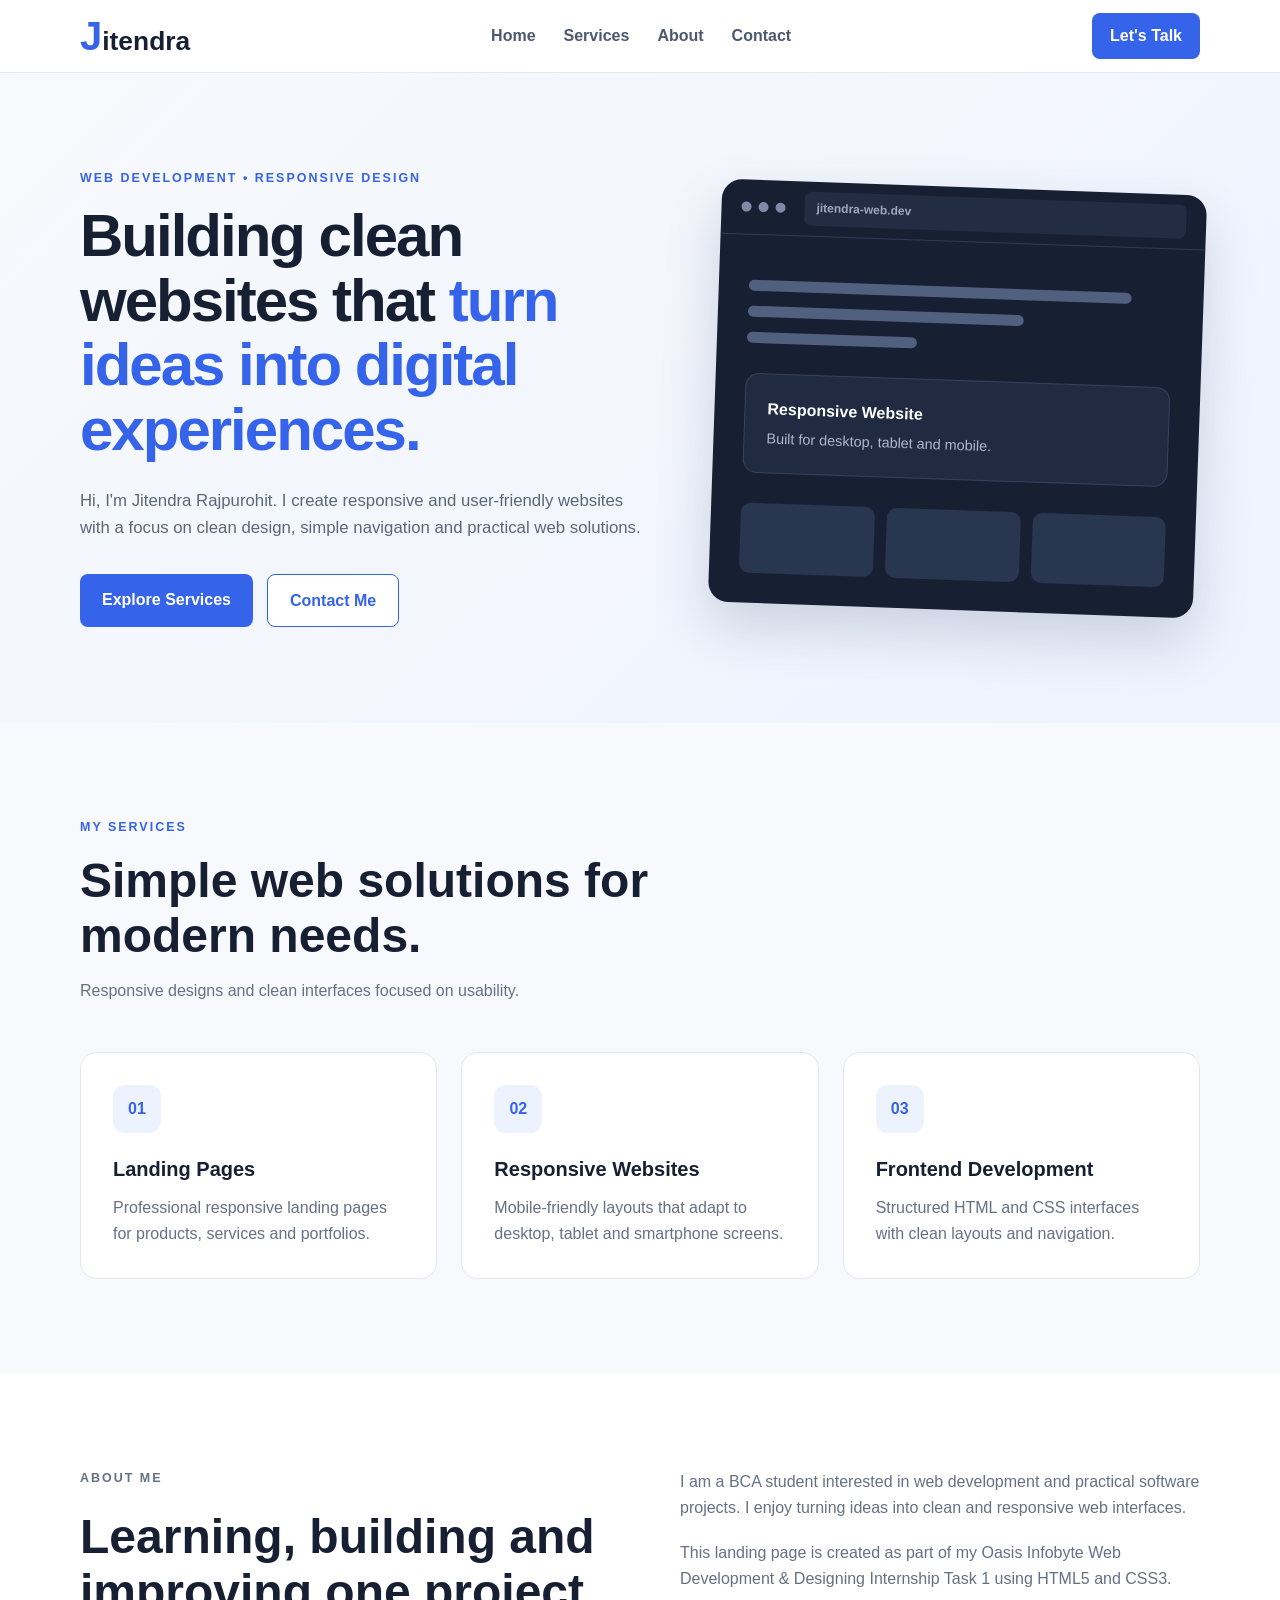
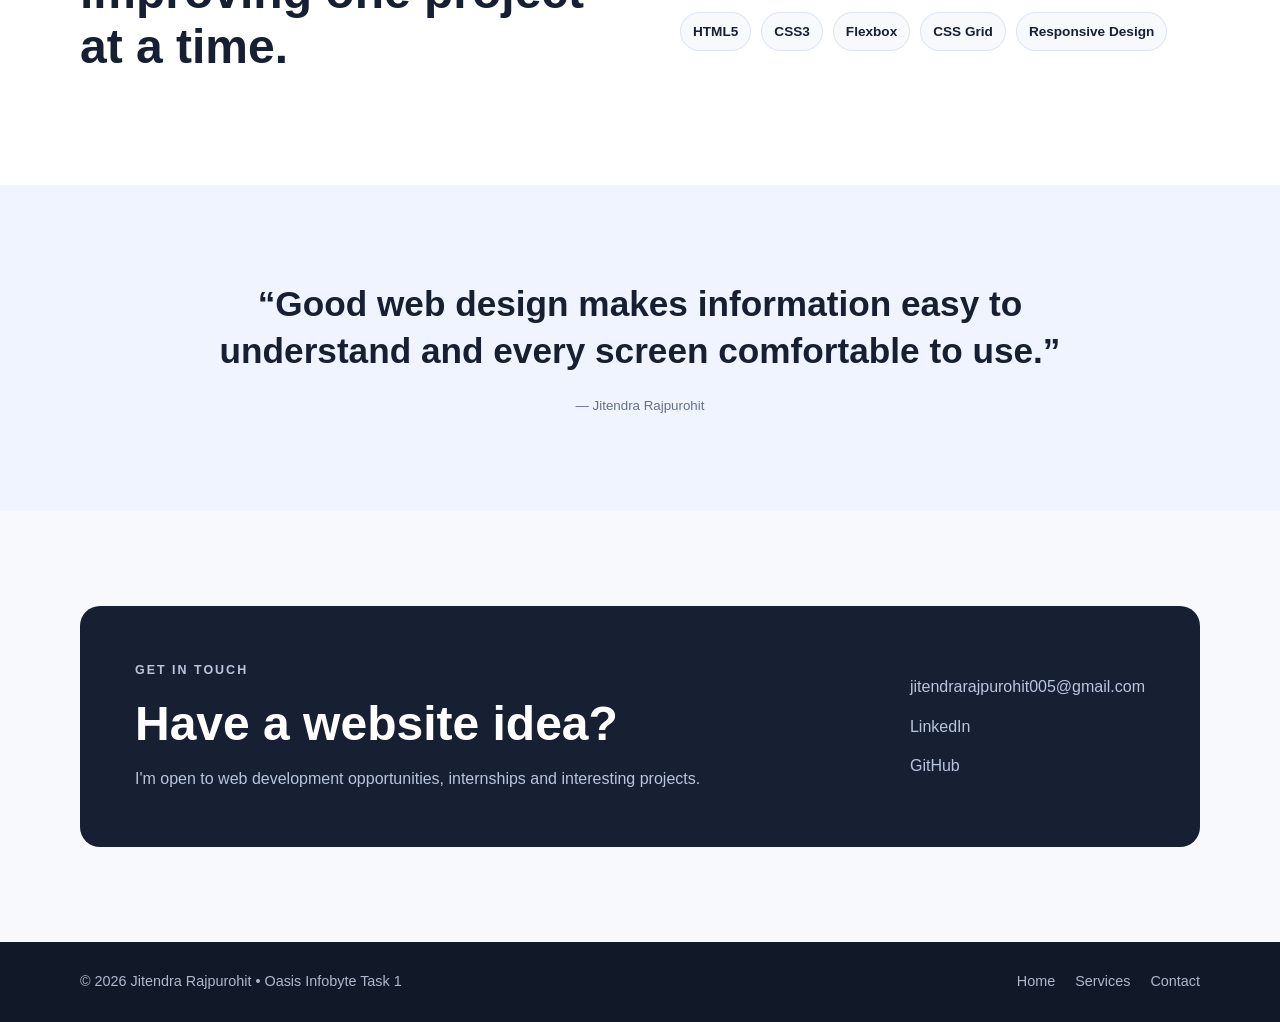
<file: OasisInfobyte-WebDev-L1-Task1-Landing-Page/index.html>
<!doctype html>
<html lang="en">
  <head>
    <meta charset="UTF-8" />
    <meta name="viewport" content="width=device-width, initial-scale=1.0" />
    <title>Jitendra Rajpurohit | Web Development</title>
    <link rel="stylesheet" href="style.css" />
  </head>
  <body>
    <header class="navbar">
      <div class="container nav">
        <a class="logo" href="#home"><span>J</span>itendra</a>
        <nav>
          <a href="#home">Home</a><a href="#services">Services</a>
          <a href="#about">About</a><a href="#contact">Contact</a>
        </nav>
        <a class="nav-btn" href="#contact">Let's Talk</a>
      </div>
    </header>

    <main>
      <section id="home" class="hero">
        <div class="container hero-grid">
          <div>
            <p class="eyebrow">WEB DEVELOPMENT • RESPONSIVE DESIGN</p>
            <h1>
              Building clean websites that
              <span>turn ideas into digital experiences.</span>
            </h1>
            <p class="lead">
              Hi, I'm Jitendra Rajpurohit. I create responsive and user-friendly
              websites with a focus on clean design, simple navigation and
              practical web solutions.
            </p>
            <div class="buttons">
              <a class="btn primary" href="#services">Explore Services</a>
              <a class="btn secondary" href="#contact">Contact Me</a>
            </div>
          </div>
          <div class="browser">
            <div class="browser-top">
              <i></i><i></i><i></i><b>jitendra-web.dev</b>
            </div>
            <div class="browser-body">
              <div class="line large"></div>
              <div class="line medium"></div>
              <div class="line small"></div>
              <div class="visual-card">
                <strong>Responsive Website</strong>
                <p>Built for desktop, tablet and mobile.</p>
              </div>
              <div class="boxes">
                <div></div>
                <div></div>
                <div></div>
              </div>
            </div>
          </div>
        </div>
      </section>

      <section id="services" class="section">
        <div class="container">
          <div class="heading">
            <p class="eyebrow">MY SERVICES</p>
            <h2>Simple web solutions for modern needs.</h2>
            <p>Responsive designs and clean interfaces focused on usability.</p>
          </div>
          <div class="cards">
            <article>
              <strong>01</strong>
              <h3>Landing Pages</h3>
              <p>
                Professional responsive landing pages for products, services and
                portfolios.
              </p>
            </article>
            <article>
              <strong>02</strong>
              <h3>Responsive Websites</h3>
              <p>
                Mobile-friendly layouts that adapt to desktop, tablet and
                smartphone screens.
              </p>
            </article>
            <article>
              <strong>03</strong>
              <h3>Frontend Development</h3>
              <p>
                Structured HTML and CSS interfaces with clean layouts and
                navigation.
              </p>
            </article>
          </div>
        </div>
      </section>

      <section id="about" class="section about">
        <div class="container two-col">
          <div>
            <p class="eyebrow">ABOUT ME</p>
            <h2>Learning, building and improving one project at a time.</h2>
          </div>
          <div>
            <p>
              I am a BCA student interested in web development and practical
              software projects. I enjoy turning ideas into clean and responsive
              web interfaces.
            </p>
            <p>
              This landing page is created as part of my Oasis Infobyte Web
              Development & Designing Internship Task 1 using HTML5 and CSS3.
            </p>
            <div class="skills">
              <span>HTML5</span><span>CSS3</span><span>Flexbox</span
              ><span>CSS Grid</span><span>Responsive Design</span>
            </div>
          </div>
        </div>
      </section>

      <section class="section quote-section">
        <div class="container quote">
          <p>
            “Good web design makes information easy to understand and every
            screen comfortable to use.”
          </p>
          <small>— Jitendra Rajpurohit</small>
        </div>
      </section>

      <section id="contact" class="section">
        <div class="container contact">
          <div>
            <p class="eyebrow">GET IN TOUCH</p>
            <h2>Have a website idea?</h2>
            <p>
              I'm open to web development opportunities, internships and
              interesting projects.
            </p>
          </div>
          <div class="contact-links">
            <a href="mailto:jitendrarajpurohit005@gmail.com"
              >jitendrarajpurohit005@gmail.com</a
            >
            <a
              href="https://www.linkedin.com/in/jitendra-rajpurohit05/"
              target="_blank"
              >LinkedIn</a
            >
            <a href="https://github.com/jitendra-razz05" target="_blank"
              >GitHub</a
            >
          </div>
        </div>
      </section>
    </main>

    <footer>
      <div class="container footer">
        <p>© 2026 Jitendra Rajpurohit • Oasis Infobyte Task 1</p>
        <div>
          <a href="#home">Home</a><a href="#services">Services</a
          ><a href="#contact">Contact</a>
        </div>
      </div>
    </footer>
  </body>
</html>
</file>
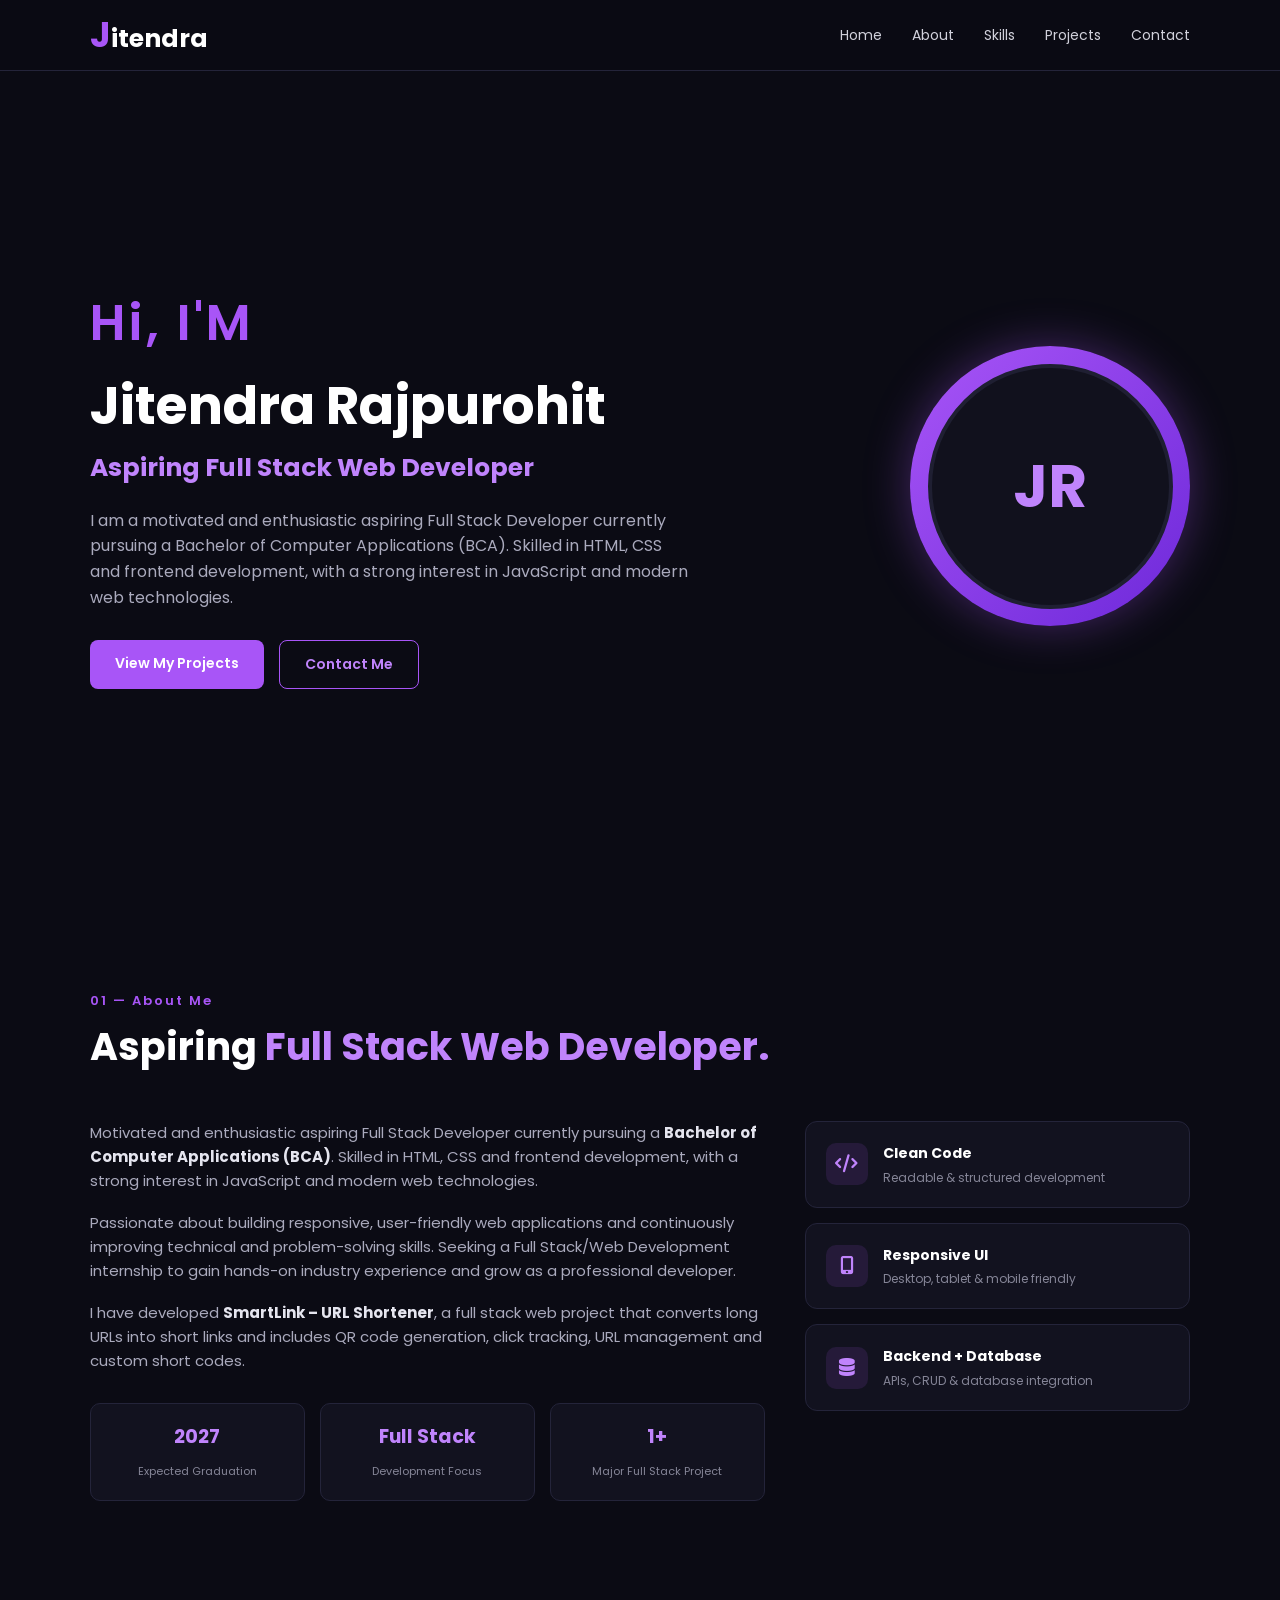
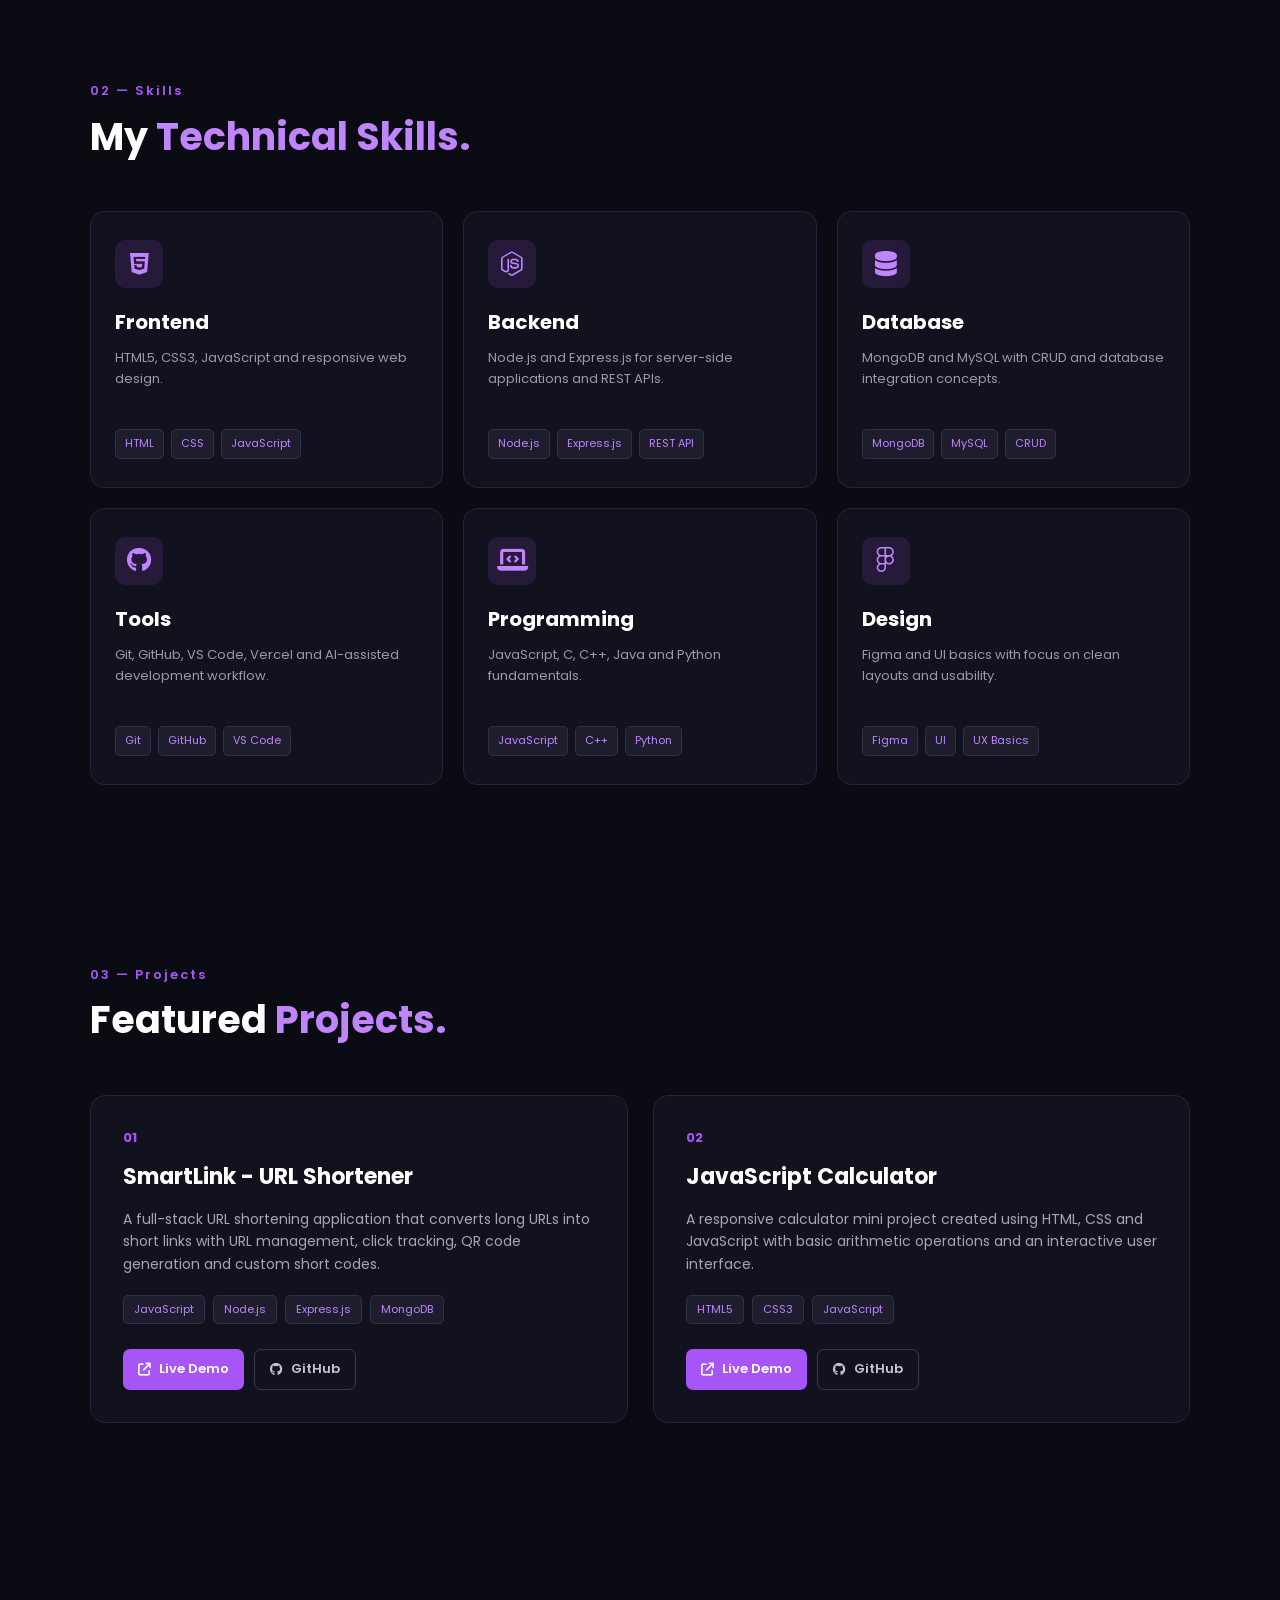
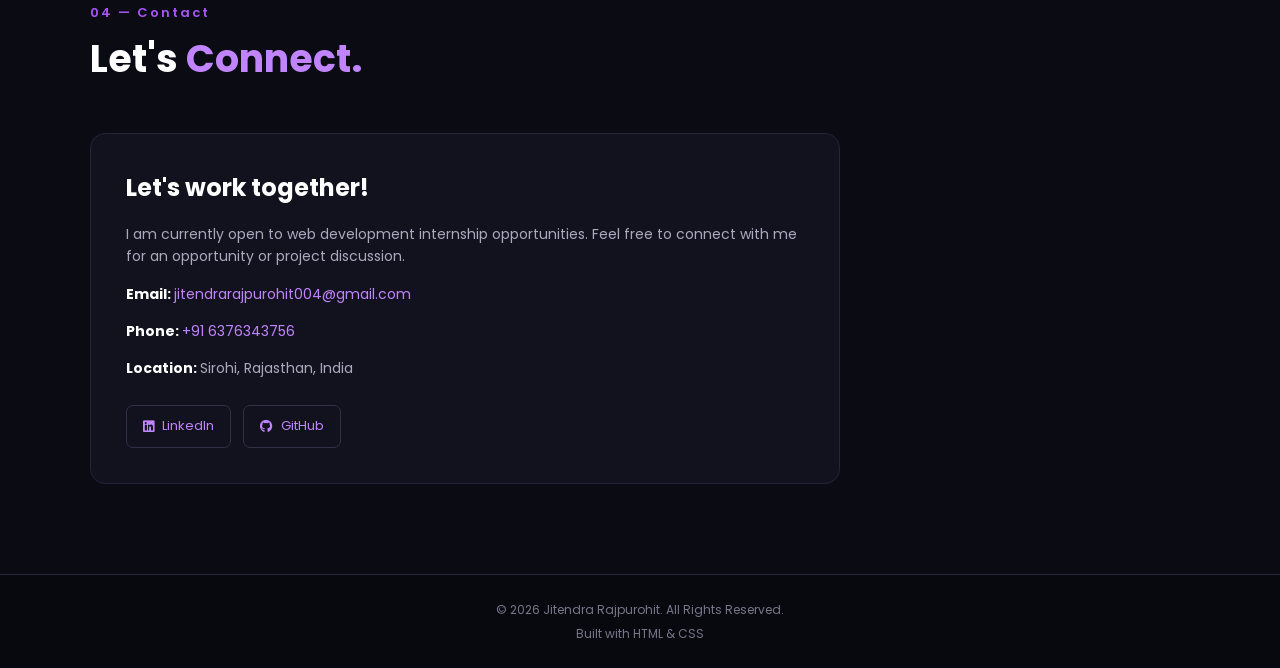
<file: OasisInfobyte-WebDev-L1-Task2-Personal-Portfolio/index.html>
<!doctype html>
<html lang="en">
  <head>
    <meta charset="UTF-8" />

    <meta name="viewport" content="width=device-width, initial-scale=1.0" />

    <meta
      name="description"
      content="Jitendra Rajpurohit - Personal Portfolio Website"
    />

    <title>Jitendra Rajpurohit | Full Stack Web Developer</title>

    <!-- Google Font -->
    <link rel="preconnect" href="https://fonts.googleapis.com" />

    <link rel="preconnect" href="https://fonts.gstatic.com" crossorigin />

    <link
      href="https://fonts.googleapis.com/css2?family=Poppins:wght@400;500;600;700&display=swap"
      rel="stylesheet"
    />

    <!-- Font Awesome -->
    <link
      rel="stylesheet"
      href="https://cdnjs.cloudflare.com/ajax/libs/font-awesome/6.7.2/css/all.min.css"
    />

    <!-- CSS -->
    <link rel="stylesheet" href="style.css" />
  </head>

  <body>
    <!-- ================= NAVBAR ================= -->

    <header class="header">
      <nav class="navbar">
        <a href="#home" class="logo"><span>J</span>itendra</a>

        <ul class="nav-links">
          <li>
            <a href="#home">Home</a>
          </li>

          <li>
            <a href="#about">About</a>
          </li>

          <li>
            <a href="#skills">Skills</a>
          </li>

          <li>
            <a href="#projects">Projects</a>
          </li>

          <li>
            <a href="#contact">Contact</a>
          </li>
        </ul>
      </nav>
    </header>

    <!-- ================= HERO ================= -->

    <section class="hero" id="home">
      <div class="hero-content">
        <p class="small-heading">Hi, I'M</p>

        <h1>Jitendra Rajpurohit</h1>

        <h2>Aspiring Full Stack Web Developer</h2>

        <p class="hero-text">
          I am a motivated and enthusiastic aspiring Full Stack Developer
          currently pursuing a Bachelor of Computer Applications (BCA). Skilled
          in HTML, CSS and frontend development, with a strong interest in
          JavaScript and modern web technologies.
        </p>

        <div class="hero-buttons">
          <a href="#projects" class="btn primary-btn"> View My Projects </a>

          <a href="#contact" class="btn secondary-btn"> Contact Me </a>
        </div>
      </div>

      <!-- Profile -->

      <div class="profile-container">
        <div class="profile-circle">
          <div class="avatar">JR</div>
        </div>
      </div>
    </section>

    <!-- ================= ABOUT ================= -->

    <section class="section" id="about">
      <div class="section-heading">
        <p class="eyebrow">01 — About Me</p>

        <h2>
          Aspiring
          <span class="gradient-text"> Full Stack Web Developer. </span>
        </h2>
      </div>

      <div class="about-grid">
        <div class="about-copy">
          <p>
            Motivated and enthusiastic aspiring Full Stack Developer currently
            pursuing a
            <strong>Bachelor of Computer Applications (BCA)</strong>. Skilled in
            HTML, CSS and frontend development, with a strong interest in
            JavaScript and modern web technologies.
          </p>

          <p>
            Passionate about building responsive, user-friendly web applications
            and continuously improving technical and problem-solving skills.
            Seeking a Full Stack/Web Development internship to gain hands-on
            industry experience and grow as a professional developer.
          </p>

          <p>
            I have developed
            <strong>SmartLink – URL Shortener</strong>, a full stack web project
            that converts long URLs into short links and includes QR code
            generation, click tracking, URL management and custom short codes.
          </p>

          <!-- STATS -->

          <div class="stats">
            <div class="stat-box">
              <strong> 2027 </strong>

              <span> Expected Graduation </span>
            </div>

            <div class="stat-box">
              <strong> Full Stack </strong>

              <span> Development Focus </span>
            </div>

            <div class="stat-box">
              <strong> 1+ </strong>

              <span> Major Full Stack Project </span>
            </div>
          </div>
        </div>

        <!-- ABOUT PANEL -->

        <div class="about-panel">
          <div class="mini-card">
            <div class="mini-icon">
              <i class="fa-solid fa-code"></i>
            </div>

            <div>
              <strong> Clean Code </strong>

              <span> Readable & structured development </span>
            </div>
          </div>

          <div class="mini-card">
            <div class="mini-icon">
              <i class="fa-solid fa-mobile-screen-button"></i>
            </div>

            <div>
              <strong> Responsive UI </strong>

              <span> Desktop, tablet & mobile friendly </span>
            </div>
          </div>

          <div class="mini-card">
            <div class="mini-icon">
              <i class="fa-solid fa-database"></i>
            </div>

            <div>
              <strong> Backend + Database </strong>

              <span> APIs, CRUD & database integration </span>
            </div>
          </div>
        </div>
      </div>
    </section>

    <!-- ================= SKILLS ================= -->

    <section class="section" id="skills">
      <div class="section-heading">
        <p class="eyebrow">02 — Skills</p>

        <h2>
          My
          <span class="gradient-text"> Technical Skills. </span>
        </h2>
      </div>

      <div class="skills-grid">
        <!-- FRONTEND -->

        <article class="skill-card">
          <div class="icon">
            <i class="fa-brands fa-html5"></i>
          </div>

          <h3>Frontend</h3>

          <p>HTML5, CSS3, JavaScript and responsive web design.</p>

          <div class="tags">
            <span>HTML</span>

            <span>CSS</span>

            <span>JavaScript</span>
          </div>
        </article>

        <!-- BACKEND -->

        <article class="skill-card">
          <div class="icon">
            <i class="fa-brands fa-node-js"></i>
          </div>

          <h3>Backend</h3>

          <p>
            Node.js and Express.js for server-side applications and REST APIs.
          </p>

          <div class="tags">
            <span>Node.js</span>

            <span>Express.js</span>

            <span>REST API</span>
          </div>
        </article>

        <!-- DATABASE -->

        <article class="skill-card">
          <div class="icon">
            <i class="fa-solid fa-database"></i>
          </div>

          <h3>Database</h3>

          <p>MongoDB and MySQL with CRUD and database integration concepts.</p>

          <div class="tags">
            <span>MongoDB</span>

            <span>MySQL</span>

            <span>CRUD</span>
          </div>
        </article>

        <!-- TOOLS -->

        <article class="skill-card">
          <div class="icon">
            <i class="fa-brands fa-github"></i>
          </div>

          <h3>Tools</h3>

          <p>
            Git, GitHub, VS Code, Vercel and AI-assisted development workflow.
          </p>

          <div class="tags">
            <span>Git</span>

            <span>GitHub</span>

            <span>VS Code</span>
          </div>
        </article>

        <!-- PROGRAMMING -->

        <article class="skill-card">
          <div class="icon">
            <i class="fa-solid fa-laptop-code"></i>
          </div>

          <h3>Programming</h3>

          <p>JavaScript, C, C++, Java and Python fundamentals.</p>

          <div class="tags">
            <span>JavaScript</span>

            <span>C++</span>

            <span>Python</span>
          </div>
        </article>

        <!-- DESIGN -->

        <article class="skill-card">
          <div class="icon">
            <i class="fa-brands fa-figma"></i>
          </div>

          <h3>Design</h3>

          <p>Figma and UI basics with focus on clean layouts and usability.</p>

          <div class="tags">
            <span>Figma</span>

            <span>UI</span>

            <span>UX Basics</span>
          </div>
        </article>
      </div>
    </section>

    <!-- ================= PROJECTS ================= -->

    <section class="section" id="projects">
      <div class="section-heading">
        <p class="eyebrow">03 — Projects</p>

        <h2>
          Featured
          <span class="gradient-text"> Projects. </span>
        </h2>
      </div>

      <div class="projects-grid">
        <!-- PROJECT 1 -->

        <article class="project-card">
          <div class="project-number">01</div>

          <h3>SmartLink - URL Shortener</h3>

          <p>
            A full-stack URL shortening application that converts long URLs into
            short links with URL management, click tracking, QR code generation
            and custom short codes.
          </p>

          <div class="project-tech">
            <span> JavaScript </span>

            <span> Node.js </span>

            <span> Express.js </span>

            <span> MongoDB </span>
          </div>

          <!-- PROJECT BUTTONS -->

          <div class="project-buttons">
            <a
              href="https://smart-link-url-shortener-omega.vercel.app"
              target="_blank"
              rel="noopener noreferrer"
              class="project-btn live-btn"
            >
              <i class="fa-solid fa-arrow-up-right-from-square"></i>

              Live Demo
            </a>

            <a
              href="https://github.com/Jitendra-razz05/SmartLink-URL-Shortener"
              target="_blank"
              rel="noopener noreferrer"
              class="project-btn github-btn"
            >
              <i class="fa-brands fa-github"></i>

              GitHub
            </a>
          </div>
        </article>

        <!-- PROJECT 2 -->

        <article class="project-card">
          <div class="project-number">02</div>

          <h3>JavaScript Calculator</h3>

          <p>
            A responsive calculator mini project created using HTML, CSS and
            JavaScript with basic arithmetic operations and an interactive user
            interface.
          </p>

          <div class="project-tech">
            <span> HTML5 </span>

            <span> CSS3 </span>

            <span> JavaScript </span>
          </div>

          <!-- PROJECT BUTTONS -->

          <div class="project-buttons">
            <!-- Apne Calculator ka Vercel/Netlify
                         Live URL yaha paste karna -->

            <a href="#" class="project-btn live-btn">
              <i class="fa-solid fa-arrow-up-right-from-square"></i>

              Live Demo
            </a>

            <a
              href="https://github.com/Jitendra-razz05/Calculator-miniproject"
              target="_blank"
              rel="noopener noreferrer"
              class="project-btn github-btn"
            >
              <i class="fa-brands fa-github"></i>

              GitHub
            </a>
          </div>
        </article>
      </div>
    </section>

    <!-- ================= CONTACT ================= -->

    <section class="section contact-section" id="contact">
      <div class="section-heading">
        <p class="eyebrow">04 — Contact</p>

        <h2>
          Let's
          <span class="gradient-text"> Connect. </span>
        </h2>
      </div>

      <div class="contact-content">
        <div class="contact-info">
          <h3>Let's work together!</h3>

          <p>
            I am currently open to web development internship opportunities.
            Feel free to connect with me for an opportunity or project
            discussion.
          </p>

          <p>
            <strong> Email: </strong>

            <a href="mailto:jitendrarajpurohit004@gmail.com">
              jitendrarajpurohit004@gmail.com
            </a>
          </p>
          <p>
            <strong> Phone: </strong>

            <a href="tel:+916376343756">+91 6376343756</a>
          </p>

          <p>
            <strong> Location: </strong>

            Sirohi, Rajasthan, India
          </p>

          <div class="social-links">
            <a
              href="https://www.linkedin.com/in/jitendra-rajpurohit05"
              target="_blank"
              rel="noopener noreferrer"
            >
              <i class="fa-brands fa-linkedin"></i>

              LinkedIn
            </a>

            <a
              href="https://github.com/Jitendra-razz05"
              target="_blank"
              rel="noopener noreferrer"
            >
              <i class="fa-brands fa-github"></i>

              GitHub
            </a>
          </div>
        </div>
      </div>
    </section>

    <!-- ================= FOOTER ================= -->

    <footer class="footer">
      <p>© 2026 Jitendra Rajpurohit. All Rights Reserved.</p>

      <p>Built with HTML & CSS</p>
    </footer>
  </body>
</html>
</file>
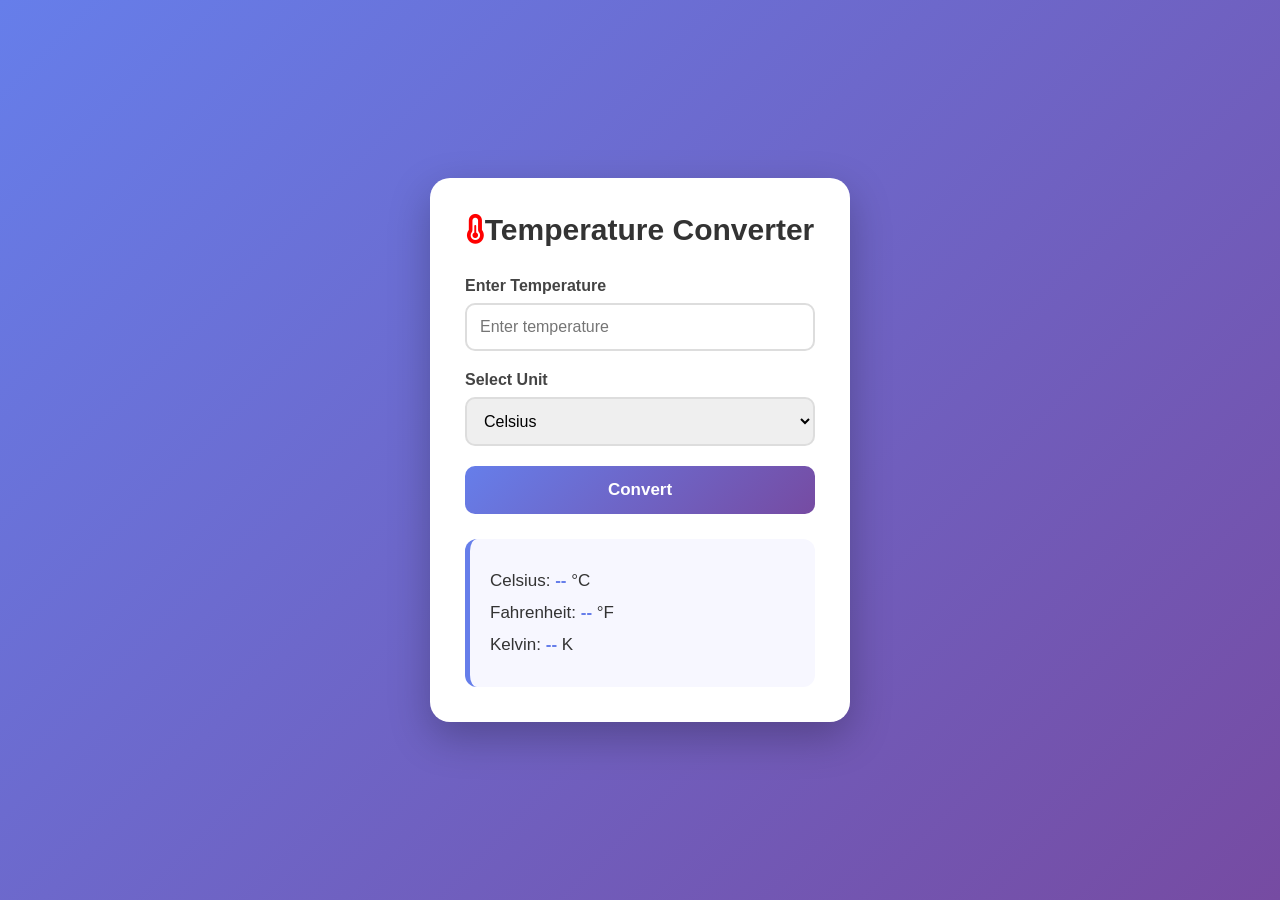
<file: OasisInfobyte-WebDev-L1-Task3-Temperature-Converte/index.html>
<!doctype html>
<html lang="en">
  <head>
    <meta charset="UTF-8" />
    <meta name="viewport" content="width=device-width, initial-scale=1.0" />
    <title>Temperature Converter</title>

    <link rel="stylesheet" href="style.css" />
    <link
      rel="stylesheet"
      href="https://cdnjs.cloudflare.com/ajax/libs/font-awesome/6.5.2/css/all.min.css"
    />
  </head>
  <body>
    <div class="container">
      <h1><i class="fa-solid fa-temperature-half"></i>Temperature Converter</h1>

      <label for="temperature">Enter Temperature</label>
      <input type="text" id="temperature" placeholder="Enter temperature" />

      <label for="unit">Select Unit</label>
      <select id="unit">
        <option value="celsius">Celsius</option>
        <option value="fahrenheit">Fahrenheit</option>
        <option value="kelvin">Kelvin</option>
      </select>

      <button onclick="convertTemperature()">Convert</button>

      <p id="error"></p>

      <div id="result">
        <p>Celsius: <span id="celsius">--</span> °C</p>
        <p>Fahrenheit: <span id="fahrenheit">--</span> °F</p>
        <p>Kelvin: <span id="kelvin">--</span> K</p>
      </div>
    </div>

    <script src="script.js"></script>
  </body>
</html>
</file>
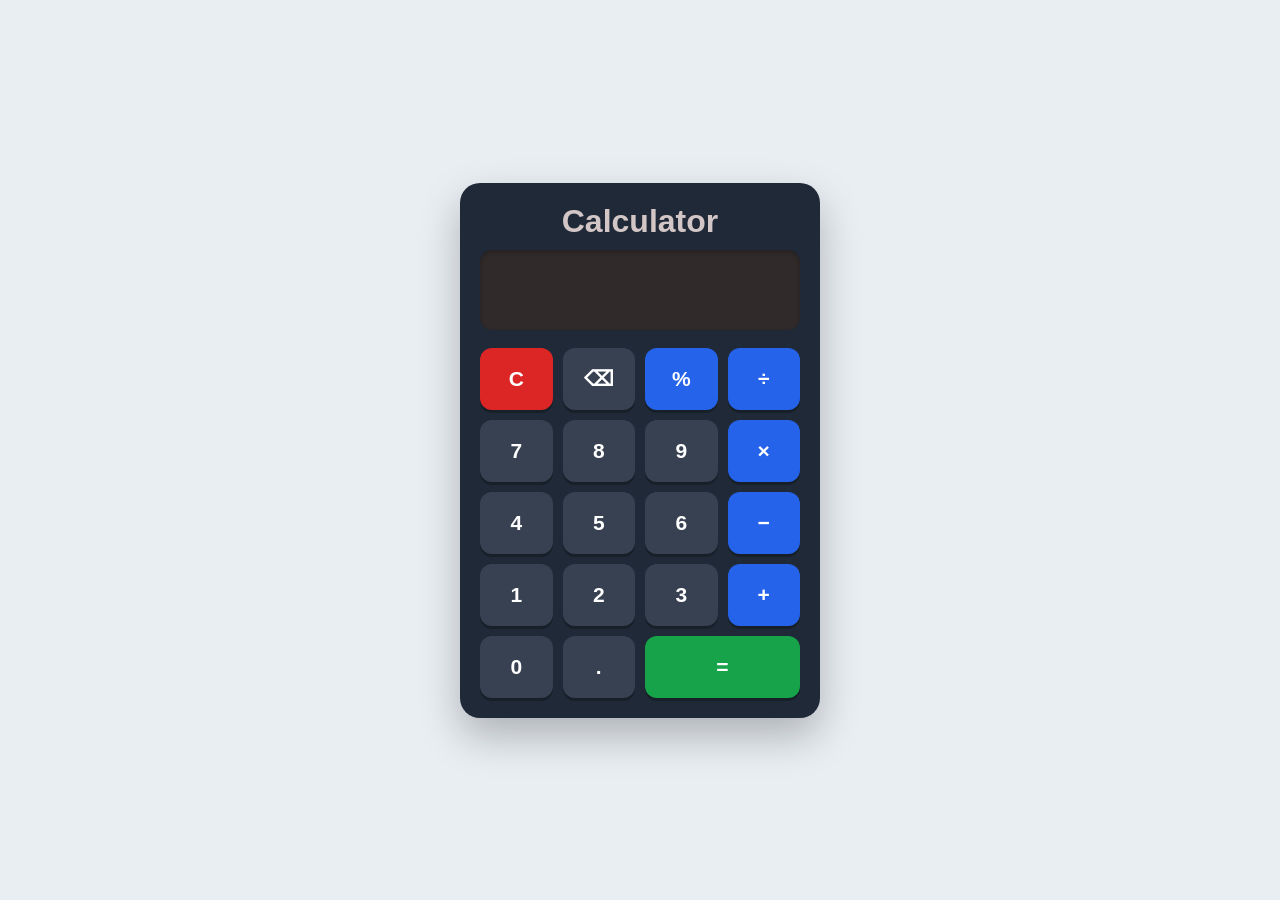
<file: OasisInfobyte-WebDev-L2-Task1-Calculator/index.html>
<!doctype html>
<html lang="en">
  <head>
    <meta charset="UTF-8" />
    <meta name="viewport" content="width=device-width, initial-scale=1.0" />
    <title>OasisInfobyte | Level 2 Task 1 Calculator</title>

    <link rel="stylesheet" href="style.css" />
  </head>

  <body>
    <div class="calculator">
      <h1>Calculator</h1>
      <input type="text" id="display" readonly />

      <div class="buttons">
        <button class="clear" onclick="clearDisplay()">C</button>
        <button onclick="deleteLast()">⌫</button>
        <button class="operator" onclick="appendValue('%')">%</button>
        <button class="operator" onclick="appendValue('/')">÷</button>

        <button onclick="appendValue('7')">7</button>
        <button onclick="appendValue('8')">8</button>
        <button onclick="appendValue('9')">9</button>
        <button class="operator" onclick="appendValue('×')">×</button>

        <button onclick="appendValue('4')">4</button>
        <button onclick="appendValue('5')">5</button>
        <button onclick="appendValue('6')">6</button>
        <button class="operator" onclick="appendValue('-')">−</button>

        <button onclick="appendValue('1')">1</button>
        <button onclick="appendValue('2')">2</button>
        <button onclick="appendValue('3')">3</button>
        <button class="operator" onclick="appendValue('+')">+</button>

        <button onclick="appendValue('0')">0</button>
        <button onclick="appendValue('.')">.</button>
        <button class="equal" onclick="calculate()">=</button>
      </div>
    </div>

    <script src="script.js"></script>
  </body>
</html>
</file>
<file: OasisInfobyte-WebDev-L1-Task1-Landing-Page/style.css>
/* RESET */
* {
    margin: 0;
    padding: 0;
    box-sizing: border-box;
}

html {
    scroll-behavior: smooth;
} 

body {
    font-family: Arial, Helvetica, sans-serif;
    color: #172033;  
    background: #f7f9fc;
    line-height: 1.6;
}

a {
    text-decoration: none;
    color: inherit;
}

.container {
    width: min(1120px, 90%);
    margin: auto;
}

   /* NAVBAR */

.navbar {
    position: sticky;
    top: 0;
    z-index: 10;
    background: #ffffff;
    border-bottom: 1px solid #e5e9f0;
}

.nav {
    min-height: 72px;
    display: flex;
    align-items: center;
    justify-content: space-between;
    gap: 25px;
}

.logo {
    font-size: 1.65rem;
    font-weight: 800;
}

.logo span {
    color: #3563e9;
    font-size: 40px;
}

nav {
    display: flex;
    gap: 28px;
}

nav a {
    color: #4d5870;
    font-weight: 600;
    transition: 0.3s;
}

nav a:hover {
    color: #3563e9;
}

.nav-btn {
    padding: 10px 18px;
    border-radius: 8px;
    background: #3563e9;
    color: #ffffff;
    font-weight: 700;
    transition: 0.3s;
}

.nav-btn:hover {
    background: #234dcc;
}


   /* HERO SECTION */

.hero {
    min-height: 650px;
    display: flex;
    align-items: center;
    background: linear-gradient(
        135deg,
        #f7f9fc,
        #eef3ff
    );
}

.hero-grid {
    display: grid;
    grid-template-columns: 1.08fr 0.92fr;
    gap: 65px;
    align-items: center;
    padding: 80px 0;
}

.eyebrow {
    margin-bottom: 15px;
    color: #3563e9;
    font-size: 0.78rem;
    font-weight: 800;
    letter-spacing: 2px;
}

h1 {
    font-size: 60px;
    line-height: 1.08;
    letter-spacing: -2px;
}

h1 span {
    color: #3563e9;
}

.lead {
    max-width: 620px;
    margin: 25px 0 32px;
    color: #5d6678;
    font-size: 1.05rem;
}

   /* BUTTONS */

.buttons {
    display: flex;
    gap: 14px;
    flex-wrap: wrap;
}

.btn {
    display: inline-block;
    padding: 13px 22px;
    border-radius: 8px;
    font-weight: 700;
    transition: 0.3s;
}

.primary {
    background: #3563e9;
    color: #ffffff;
}

.primary:hover {
    background: #234dcc;
    transform: translateY(-2px);
}

.secondary {
    border: 1px solid #3563e9;
    color: #3563e9;
    background: #ffffff;
}

.secondary:hover {
    background: #edf2ff;
}


   /* BROWSER CARD */

.browser {
    overflow: hidden;
    border-radius: 20px;
    background: #172033;
    box-shadow: 0 25px 55px rgba(35, 50, 85, 0.18);
    transform: rotate(2deg);
}

.browser-top {
    height: 55px;
    display: flex;
    align-items: center;
    gap: 7px;
    padding: 0 20px;
    border-bottom: 1px solid #303b54;
}

.browser-top i {
    width: 10px;
    height: 10px;
    border-radius: 50%;
    background: #7f8ba6;
}

.browser-top b {
    flex: 1;
    margin-left: 12px;
    padding: 7px 12px;
    border-radius: 7px;
    background: #222d44;
    color: #9da9c1;
    font-size: 0.75rem;
}

.browser-body {
    padding: 30px;
}

.line {
    height: 11px;
    margin: 15px 0;
    border-radius: 20px;
    background: #51607e;
}

.large {
    width: 90%;
}

.medium {
    width: 65%;
}

.small {
    width: 40%;
}

.visual-card {
    margin: 30px 0;
    padding: 22px;
    border: 1px solid #36435e;
    border-radius: 14px;
    background: #202b42;
    color: #ffffff;
}

.visual-card p {
    margin-top: 5px;
    color: #aeb8cc;
    font-size: 0.9rem;
}

.boxes {
    display: grid;
    grid-template-columns: repeat(3, 1fr);
    gap: 12px;
}

.boxes div {
    height: 70px;
    border-radius: 10px;
    background: #293650;
}


   /* COMMON SECTIONS */
.section {
    padding: 95px 0;
}

.heading {
    max-width: 720px;
    margin-bottom: 48px;
}

.heading h2,
.two-col h2,
.contact h2 {
    margin-bottom: 15px;
    font-size: clamp(2rem, 4vw, 3rem);
    line-height: 1.15;
}

.heading > p:last-child {
    color: #667085;
}


   /* SERVICE CARDS */
.cards {
    display: grid;
    grid-template-columns: repeat(3, 1fr);
    gap: 24px;
}

.cards article {
    padding: 32px;
    border: 1px solid #e2e7ef;
    border-radius: 16px;
    background: #ffffff;
    transition: 0.3s;
}

.cards article:hover {
    transform: translateY(-5px);
    box-shadow: 0 15px 35px rgba(35, 50, 85, 0.10);
}

.cards article > strong {
    display: inline-flex;
    width: 48px;
    height: 48px;
    align-items: center;
    justify-content: center;
    margin-bottom: 20px;
    border-radius: 12px;
    background: #edf2ff;
    color: #3563e9;
}

.cards h3 {
    margin-bottom: 10px;
    font-size: 1.25rem;
}

.cards p {
    color: #667085;
}

   /* ABOUT */

.about {
    background: #ffffff;
}

.two-col {
    display: grid;
    grid-template-columns: 1fr 1fr;
    gap: 80px;
}

.two-col p {
    margin-bottom: 20px;
    color: #667085;
}

.skills {
    display: flex;
    flex-wrap: wrap;
    gap: 10px;
}

.skills span {
    padding: 8px 12px;
    border: 1px solid #dce3ef;
    border-radius: 20px;
    background: #f7f9fc;
    font-size: 0.85rem;
    font-weight: 600;
}

   /* QUOTE SECTION */
.quote-section {
    background: #f0f4ff;
}

.quote {
    max-width: 850px;
    margin: auto;
    text-align: center;
}

.quote p {
    font-size: clamp(1.5rem, 3vw, 2.2rem);
    font-weight: 700;
    line-height: 1.35;
}

.quote small {
    display: block;
    margin-top: 20px;
    color: #667085;
}


   /* CONTACT */

.contact {
    display: flex;
    justify-content: space-between;
    align-items: center;
    gap: 50px;
    padding: 55px;
    border-radius: 20px;
    background: #172033;
    color: #ffffff;
}

.contact h2 {
    color: #ffffff;
}

.contact p {
    max-width: 620px;
    color: #b9c5dd;
}

.contact-links {
    min-width: 220px;
    display: flex;
    flex-direction: column;
    gap: 14px;
}

.contact-links a {
    color: #b9c5dd;
    transition: 0.3s;
}

.contact-links a:hover {
    color: #ffffff;
}

   /* FOOTER */
footer {
    background: #111827;
    color: #aeb8cc;
}

.footer {
    min-height: 80px;
    display: flex;
    justify-content: space-between;
    align-items: center;
    gap: 20px;
    font-size: 0.9rem;
}

.footer div {
    display: flex;
    gap: 20px;
}

.footer a:hover {
    color: #ffffff;
}

   /* RESPONSIVE */
@media (max-width: 850px) {

    nav {
        display: none;
    }

    .hero-grid,
    .two-col {
        grid-template-columns: 1fr;
        gap: 45px;
    }

    .hero {
        min-height: auto;
    }

    .cards {
        grid-template-columns: 1fr;
    }

    .contact {
        flex-direction: column;
        align-items: flex-start;
    }

    .browser {
        transform: none;
    }
  }

  /* MOBILE */

@media (max-width: 520px) {

    .nav-btn {
        display: none;
    }

    .section {
        padding: 70px 0;
    }

    .hero-grid {
        padding: 65px 0;
    }

    h1 {
        font-size: 2.55rem;
    }

    .browser-body {
        padding: 22px;
    }

    .contact {
        padding: 35px 25px;
    }

    .footer {
        padding: 20px 0;
        flex-direction: column;
        text-align: center;
    }
}
</file>
<file: OasisInfobyte-WebDev-L1-Task2-Personal-Portfolio/style.css>
/* =====================================================
   OASIS INFOBYTE LEVEL 1 - TASK 2
   PERSONAL PORTFOLIO
   ===================================================== */

/* ================= RESET ================= */

* {
    margin: 0;
    padding: 0;
    box-sizing: border-box;
}

html {
    scroll-behavior: smooth;
}

body {
    font-family: "Poppins", sans-serif;
    background: #0b0b14;
    color: #ffffff;
    line-height: 1.6;
}

a {
    text-decoration: none;
    color: inherit;
}

ul {
    list-style: none;
}

/* ================= COMMON ================= */

.section {
    width: 90%;
    max-width: 1100px;
    margin: auto;
    padding: 90px 0;
}

.section-heading {
    text-align: start;
    margin-bottom: 50px;
}

.eyebrow {
    color: #a855f7;
    font-size: 13px;
    font-weight: 600;
    letter-spacing: 2px;
    margin-bottom: 10px;
}

.section-heading h2 {
    font-size: 38px;
    line-height: 1.3;
}

.gradient-text {
    color: #c084fc;
}

/* ================= NAVBAR ================= */

.header {
    position: sticky;
    top: 0;
    z-index: 1000;
    background: rgba(11, 11, 20, 0.95);
    border-bottom: 1px solid #24243a;
    backdrop-filter: blur(10px);
}

.navbar {
    width: 90%;
    max-width: 1100px;
    height: 70px;
    margin: auto;
    display: flex;
    align-items: center;
    justify-content: space-between;
}

.logo {
    font-size: 25px;
    font-weight: 700;
}

.logo span {
    color: #a855f7;
    font-size: 35px;
    font-weight: bold;
}

.nav-links {
    display: flex;
    gap: 30px;
}

.nav-links a {
    color: #d1d1dc;
    font-size: 14px;
    transition: 0.3s;
}

.nav-links a:hover {
    color: #a855f7;
}

/* ================= HERO ================= */

.hero {
    min-height: calc(100vh - 70px);
    width: 90%;
    max-width: 1100px;
    margin: auto;
    display: flex;
    align-items: center;
    justify-content: space-between;
    gap: 60px;
}

.hero-content {
    flex: 1;
}

.small-heading {
    color: #a855f7;
    font-size: 50px;
    font-weight: 600;
    letter-spacing: 3px;
    margin-bottom: 12px;
}

.hero h1 {
    font-size: 52px;
    line-height: 1.2;
    margin-bottom: 10px;
}

.hero h2 {
    color: #c084fc;
    font-size: 25px;
    margin-bottom: 20px;
}

.hero-text {
    max-width: 600px;
    color: #aaaabd;
    font-size: 16px;
}

.hero-buttons {
    display: flex;
    gap: 15px;
    margin-top: 30px;
}

.btn {
    padding: 12px 25px;
    border-radius: 8px;
    font-size: 14px;
    font-weight: 600;
    transition: 0.3s;
}

.primary-btn {
    background: #a855f7;
    color: white;
}

.primary-btn:hover {
    background: #9333ea;
    transform: translateY(-3px);
}

.secondary-btn {
    border: 1px solid #a855f7;
    color: #c084fc;
}

.secondary-btn:hover {
    background: #a855f7;
    color: white;
    transform: translateY(-3px);
}

/* ================= PROFILE ================= */

.profile-container {
    display: flex;
    justify-content: center;
    align-items: center;
}

.profile-circle {
    width: 280px;
    height: 280px;
    border-radius: 50%;
    display: flex;
    align-items: center;
    justify-content: center;
    background: linear-gradient(135deg, #a855f7, #6d28d9);
    box-shadow: 0 0 45px rgba(168, 85, 247, 0.35);
}

.avatar {
    width: 245px;
    height: 245px;
    border-radius: 50%;
    display: flex;
    align-items: center;
    justify-content: center;
    background: #11111d;
    color: #c084fc;
    font-size: 60px;
    font-weight: 700;
    border: 4px solid #1f1f32;
}

/* ================= ABOUT ================= */

.about-grid {
    display: grid;
    grid-template-columns: 1.4fr 0.8fr;
    gap: 40px;
    align-items: start;
}

.about-copy p {
    color: #aaaabd;
    font-size: 15px;
    margin-bottom: 18px;
}

.about-copy strong {
    color: #e5e5ef;
}

.about-panel {
    display: flex;
    flex-direction: column;
    gap: 15px;
}

.mini-card {
    display: flex;
    align-items: center;
    gap: 15px;
    padding: 20px;
    background: #12121f;
    border: 1px solid #24243a;
    border-radius: 12px;
    transition: 0.3s;
}

.mini-card:hover {
    border-color: #a855f7;
    transform: translateX(5px);
}

.mini-icon {
    min-width: 42px;
    height: 42px;
    display: flex;
    align-items: center;
    justify-content: center;
    border-radius: 10px;
    background: rgba(168, 85, 247, 0.12);
    color: #c084fc;
    font-size: 18px;
}

.mini-card strong {
    display: block;
    font-size: 14px;
    margin-bottom: 3px;
}

.mini-card span {
    display: block;
    color: #858597;
    font-size: 12px;
}

/* ================= STATS ================= */

.stats {
    display: grid;
    grid-template-columns: repeat(3, 1fr);
    gap: 15px;
    margin-top: 30px;
}

.stat-box {
    padding: 18px 12px;
    background: #12121f;
    border: 1px solid #24243a;
    border-radius: 10px;
    text-align: center;
}

.stat-box strong {
    display: block;
    color: #c084fc;
    font-size: 19px;
    margin-bottom: 4px;
}

.stat-box span {
    color: #858597;
    font-size: 11px;
}

/* ================= SKILLS ================= */

.skills-grid {
    display: grid;
    grid-template-columns: repeat(3, 1fr);
    gap: 20px;
}

.skill-card {
    padding: 28px 24px;
    background: #12121f;
    border: 1px solid #24243a;
    border-radius: 14px;
    transition: 0.3s;
}

.skill-card:hover {
    transform: translateY(-7px);
    border-color: #a855f7;
    box-shadow: 0 12px 30px rgba(168, 85, 247, 0.12);
}

.icon {
    width: 48px;
    height: 48px;
    display: flex;
    align-items: center;
    justify-content: center;
    margin-bottom: 18px;
    border-radius: 10px;
    background: rgba(168, 85, 247, 0.12);
    color: #c084fc;
    font-size: 25px;
}

.skill-card h3 {
    font-size: 20px;
    margin-bottom: 10px;
}

.skill-card p {
    color: #9999aa;
    font-size: 13px;
    min-height: 63px;
    margin-bottom: 18px;
}

.tags {
    display: flex;
    flex-wrap: wrap;
    gap: 7px;
}

.tags span {
    padding: 5px 9px;
    background: #1d1d2d;
    border: 1px solid #303047;
    border-radius: 5px;
    color: #c084fc;
    font-size: 11px;
}

/* ================= PROJECTS ================= */

.projects-grid {
    display: grid;
    grid-template-columns: repeat(2, 1fr);
    gap: 25px;
}

.project-card {
    padding: 32px;
    background: #12121f;
    border: 1px solid #24243a;
    border-radius: 15px;
    transition: 0.3s;
}

.project-card:hover {
    transform: translateY(-7px);
    border-color: #a855f7;
    box-shadow: 0 12px 35px rgba(168, 85, 247, 0.13);
}

.project-number {
    color: #a855f7;
    font-size: 13px;
    font-weight: 700;
    margin-bottom: 10px;
}

.project-card h3 {
    font-size: 22px;
    margin-bottom: 14px;
}

.project-card p {
    color: #a5a5b5;
    font-size: 14px;
    margin-bottom: 20px;
}

.project-tech {
    display: flex;
    flex-wrap: wrap;
    gap: 8px;
    margin-bottom: 25px;
}

.project-tech span {
    padding: 5px 10px;
    background: #1d1d2d;
    border: 1px solid #303047;
    border-radius: 5px;
    color: #c084fc;
    font-size: 11px;
}

/* ================= PROJECT BUTTONS ================= */

.project-buttons {
    display: flex;
    gap: 10px;
    flex-wrap: wrap;
}

.project-btn {
    display: inline-flex;
    align-items: center;
    justify-content: center;
    gap: 8px;
    padding: 9px 15px;
    border-radius: 7px;
    font-size: 13px;
    font-weight: 600;
    transition: 0.3s;
}

.live-btn {
    background: #a855f7;
    color: white;
}

.live-btn:hover {
    background: #9333ea;
    transform: translateY(-2px);
}

.github-btn {
    border: 1px solid #39394e;
    color: #c4c4d2;
}

.github-btn:hover {
    background: #1d1d2d;
    border-color: #a855f7;
    color: #c084fc;
}

/* ================= CONTACT ================= */

.contact-content {
    max-width: 750px;
    margin: 0px;
}

.contact-info {
    padding: 35px;
    background: #12121f;
    border: 1px solid #24243a;
    border-radius: 15px;
}

.contact-info h3 {
    font-size: 24px;
    margin-bottom: 15px;
}

.contact-info p {
    color: #aaaabd;
    font-size: 14px;
    margin-bottom: 15px;
}

.contact-info strong {
    color: #ffffff;
}

.contact-info a {
    color: #c084fc;
}

.social-links {
    display: flex;
    gap: 12px;
    flex-wrap: wrap;
    margin-top: 25px;
}

.social-links a {
    display: flex;
    align-items: center;
    gap: 8px;
    padding: 10px 16px;
    border: 1px solid #303047;
    border-radius: 7px;
    font-size: 13px;
    transition: 0.3s;
}

.social-links a:hover {
    background: #a855f7;
    border-color: #a855f7;
    color: white;
}

/* ================= FOOTER ================= */

.footer {
    padding: 25px 20px;
    text-align: center;
    background: #08080f;
    border-top: 1px solid #24243a;
    color: #777789;
    font-size: 12px;
}

.footer p:first-child {
    margin-bottom: 5px;
}

/* ================= RESPONSIVE ================= */

@media (max-width: 900px) {

    .hero h1 {
        font-size: 42px;
    }

    .profile-circle {
        width: 230px;
        height: 230px;
    }

    .avatar {
        width: 200px;
        height: 200px;
        font-size: 50px;
    }

    .about-grid {
        grid-template-columns: 1fr;
    }

    .skills-grid {
        grid-template-columns: repeat(2, 1fr);
    }

}

@media (max-width: 700px) {

    .navbar {
        height: 65px;
    }

    .nav-links {
        gap: 14px;
    }

    .nav-links a {
        font-size: 12px;
    }

    .hero {
        min-height: auto;
        padding: 80px 0;
        flex-direction: column-reverse;
        text-align: center;
    }

    .hero-text {
        margin: auto;
    }

    .hero-buttons {
        justify-content: center;
        flex-wrap: wrap;
    }

    .section {
        padding: 70px 0;
    }

    .section-heading h2 {
        font-size: 31px;
    }

    .projects-grid {
        grid-template-columns: 1fr;
    }

    .contact-info {
        padding: 28px 22px;
    }

}

@media (max-width: 500px) {

    .navbar {
        width: 92%;
    }

    .logo {
        font-size: 21px;
    }

    .nav-links {
        gap: 8px;
    }

    .nav-links a {
        font-size: 10px;
    }

    .hero {
        width: 92%;
    }

    .hero h1 {
        font-size: 33px;
    }

    .hero h2 {
        font-size: 19px;
    }

    .profile-circle {
        width: 190px;
        height: 190px;
    }

    .avatar {
        width: 165px;
        height: 165px;
        font-size: 40px;
    }

    .skills-grid {
        grid-template-columns: 1fr;
    }

    .stats {
        grid-template-columns: 1fr;
    }

    .section-heading h2 {
        font-size: 27px;
    }

    .project-card {
        padding: 25px 20px;
    }

    .project-buttons {
        flex-direction: column;
    }

    .project-btn {
        width: 100%;
    }

    .hero-buttons {
        flex-direction: column;
    }

    .btn {
        width: 100%;
        text-align: center;
    }

}
</file>
<file: OasisInfobyte-WebDev-L1-Task3-Temperature-Converte/style.css>
* {
    box-sizing: border-box;
    margin: 0;
    padding: 0;
}

body {
    font-family: Arial, sans-serif;
    min-height: 100vh;
    display: flex;
    justify-content: center;
    align-items: center;
    background: linear-gradient(135deg, #667eea, #764ba2);
    padding: 20px;
}

.container {
    width: 420px;
    max-width: 100%;
    background: white;
    padding: 35px;
    border-radius: 20px;
    box-shadow: 0 15px 40px rgba(0, 0, 0, 0.25);
}

h1 {
    text-align: center;
    color: #333;
    margin-bottom: 30px;
    font-size: 30px;
  
}
h1 i {
    color: red;
}

label {
    display: block;
    margin-bottom: 8px;
    color: #444;
    font-weight: bold;
}

input,
select {
    width: 100%;
    padding: 13px;
    margin-bottom: 20px;
    border: 2px solid #ddd;
    border-radius: 10px;
    font-size: 16px;
    outline: none;
    transition: 0.3s;
}

input:focus,
select:focus {
    border-color: #667eea;
    box-shadow: 0 0 8px rgba(102, 126, 234, 0.3);
}

button {
    width: 100%;
    padding: 14px;
    border: none;
    border-radius: 10px;
    background: linear-gradient(135deg, #667eea, #764ba2);
    color: white;
    font-size: 17px;
    font-weight: bold;
    cursor: pointer;
    transition: 0.3s;
}

button:hover {
    transform: translateY(-2px);
    box-shadow: 0 8px 20px rgba(102, 126, 234, 0.4);
}

button:active {
    transform: translateY(0);
}

#error {
    color: #e53935;
    text-align: center;
    margin-top: 15px;
    font-weight: bold;
}

#result {
    margin-top: 25px;
    padding: 20px;
    background: #f7f7ff;
    border-radius: 12px;
    border-left: 5px solid #667eea;
}

#result p {
    margin: 12px 0;
    color: #333;
    font-size: 17px;
}

#result span {
    font-weight: bold;
    color: #667eea;
}

@media (max-width: 500px) {
    .container {
        padding: 25px;
    }

    h1 {
        font-size: 25px;
    }
}
</file>
<file: OasisInfobyte-WebDev-L2-Task1-Calculator/style.css>
/* Reset */
* {
    margin: 0;
    padding: 0;
    box-sizing: border-box;
}

/* Body */
body {
    min-height: 100vh;
    display: flex;
    justify-content: center;
    align-items: center;
    padding: 20px;
    font-family: Arial, Helvetica, sans-serif;
    background: #e9eef3;
}

/* Calculator */
.calculator {
    width: 360px;
    padding: 20px;
    background: #1f2937;
    border-radius: 20px;
    box-shadow: 0 18px 40px rgba(0, 0, 0, 0.25);
}
h1{
  color: rgb(211, 198, 198);
  text-align: center;
  margin-bottom: 10px;
  font-weight: bold;
}

/* Display */
#display {
    width: 100%;
    height: 80px;
    margin-bottom: 18px;
    padding: 10px 15px;
    border: none;
    outline: none;
    border-radius: 12px;
    background: #312a2a;
    color: #ffffff;
    font-size: 32px;
    font-weight: 500;
    text-align: right;
    font-family: "Courier New", monospace;
    box-shadow: inset 0 2px 5px rgba(0, 0, 0, 0.25);
}

/* Button Grid */
.buttons {
    display: grid;
    grid-template-columns: repeat(4, 1fr);
    gap: 10px;
}

/* All Buttons */
button {
    height: 62px;
    border: none;
    border-radius: 12px;
    background: #374151;
    color: #ffffff;
    font-size: 21px;
    font-weight: 600;
    cursor: pointer;
    box-shadow: 0 3px 0 rgba(0, 0, 0, 0.25);
    transition: 0.15s ease;
}

/* Button Hover */
button:hover {
    background: #4b5563;
}

/* Button Press */
button:active {
    transform: translateY(3px);
    box-shadow: none;
}

/* Operator Buttons */
.operator {
    background: #2563eb;
}

.operator:hover {
    background: #3b82f6;
}

/* Clear Button */
.clear {
    background: #dc2626;
}

.clear:hover {
    background: #ef4444;
}

/* Equal Button */
.equal {
    grid-column: span 2;
    background: #16a34a;
}

.equal:hover {
    background: #22c55e;
}

/* Focus */
button:focus-visible {
    outline: 3px solid #93c5fd;
    outline-offset: 2px;
}

/* Mobile Responsive */
@media (max-width: 420px) {
    body {
        padding: 15px;
    }

    .calculator {
        width: 100%;
        max-width: 360px;
        padding: 18px;
    }

    #display {
        height: 70px;
        font-size: 28px;
    }

    button {
        height: 58px;
        font-size: 20px;
    }
}
</file>
